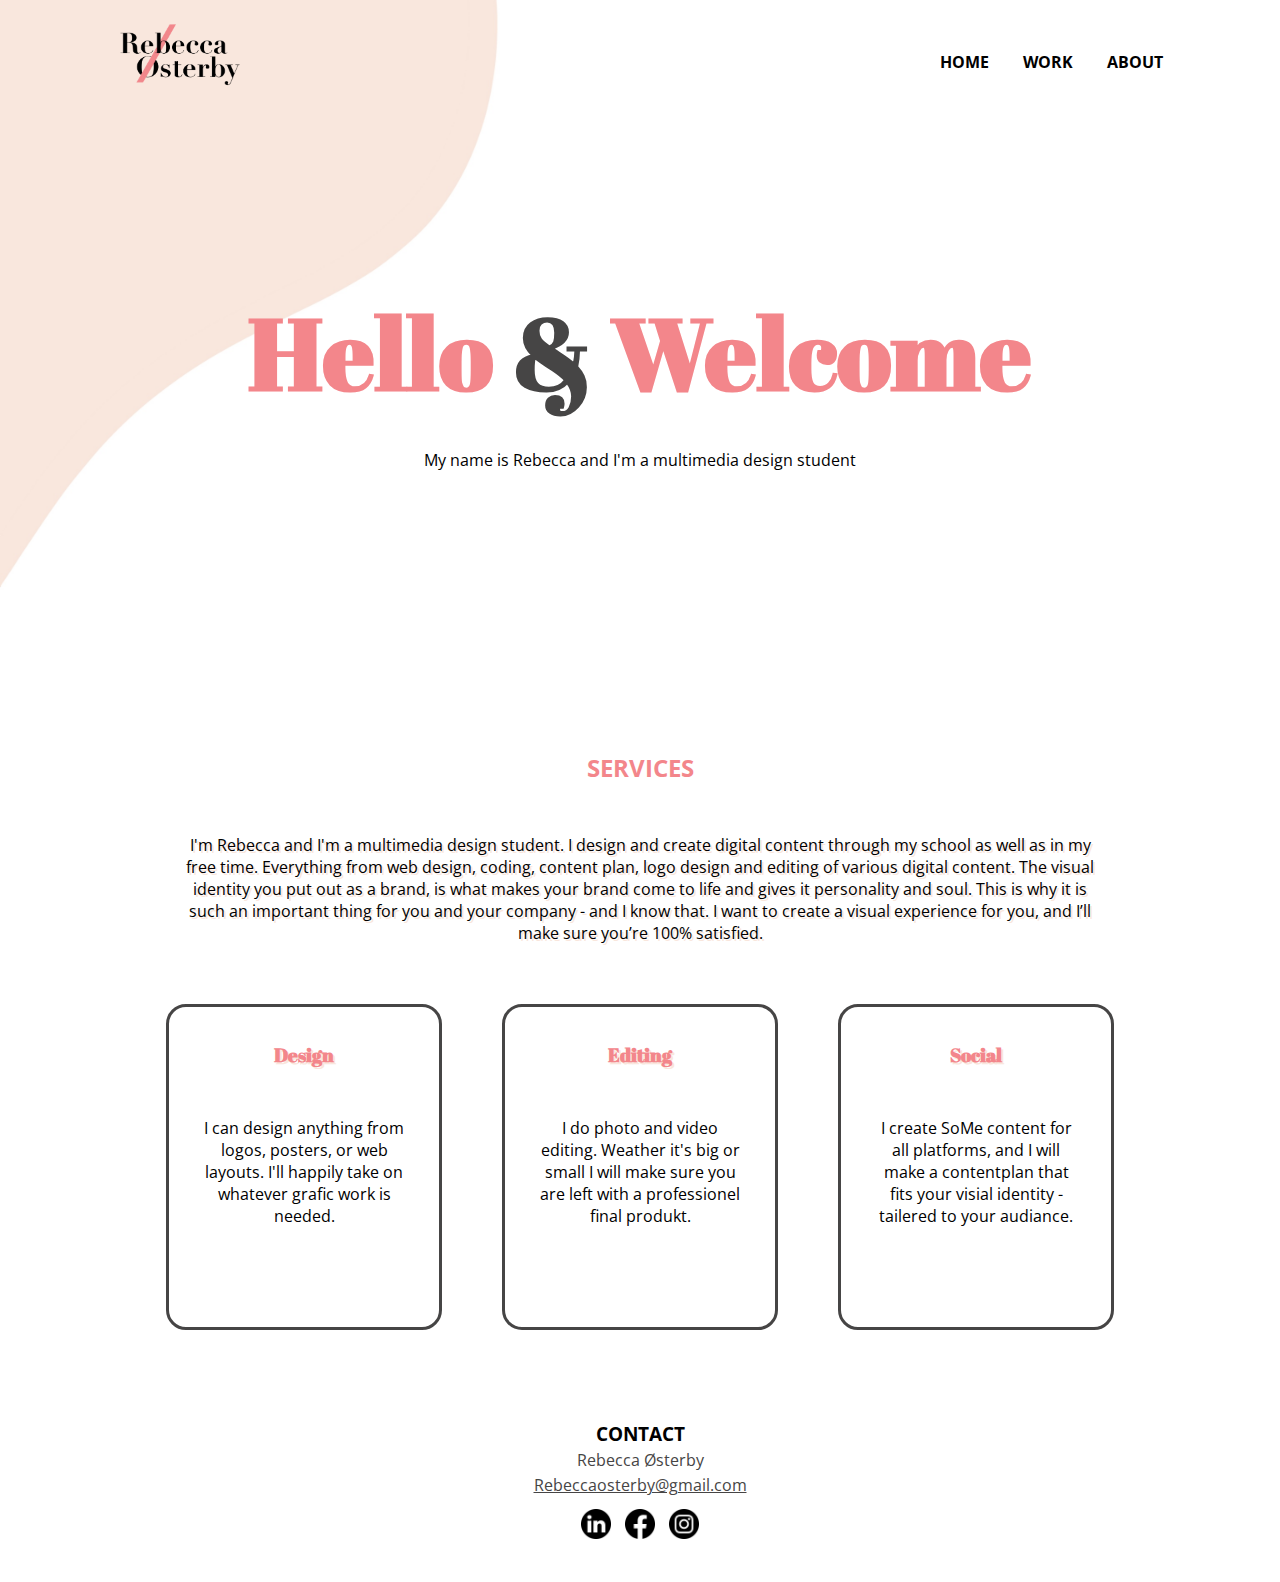
<file: index.html>
<!DOCTYPE html>
<!--My page is in english, but some of my projects use danish letters so I'm choosing "da" to make sure they work on my page-->
<html lang="da">

<head>
    <meta charset="utf-8">
    <meta http-equiv="x-ua-compatible" content="ie=edge">
    <meta name="viewport" content="width=device-width, initial-sccale=1.0">
    <link rel="stylesheet" href="stylesheet.css">
    <link href="img/favicon.ico" rel="shortcut icon" type="image/x-icon" />
    <title>My portfolio</title>
</head>

<body>
    <!--Navbar-->
    <div class="nav-container">
        <nav>
            <a href="index.html">
                <img src="img/logo.png" class="logo" alt="logo">
            </a>
            <ul>
                <li><a href="index.html">HOME</a></li>
                <li><a href="work.html">WORK</a></li>
                <li><a href="about.html">ABOUT</a></li>
            </ul>
        </nav>
    </div>
    <!--Navbar end-->
    <!--Intro with titel-->
    <section class="intro">
        <h1><span>Hello</span> & <span>Welcome</span></h1>
        <p>My name is Rebecca and I'm a multimedia design student</p>
    </section>

    <!--My three flex boxes start-->
    <section class="services">
        <h2>SERVICES</h2>
        <div class="mememe">
            <p>I'm Rebecca and I'm a multimedia design student. I design and create digital content through my school as
                well as in my free time. Everything from web
                design, coding, content plan, logo design and editing of various digital content. The visual identity
                you
                put out as a brand, is what makes your brand come to life and gives it personality and soul. This is why
                it
                is such an important thing for you and your company - and I know that. I want to create a visual
                experience for you,
                and I’ll make sure you’re 100% satisfied.</p>
        </div>
        <div class="box">
            <div class="design">
                <h3>Design</h3>
                <p>I can design anything from logos, posters, or web layouts. I'll happily take on
                    whatever grafic work is needed. </p>
            </div>
            <div class="editing">
                <h3>Editing</h3>
                <p>I do photo and video editing. Weather it's big or small I will make sure you are left with a
                    professionel final produkt. </p>
            </div>
            <div class="some">
                <h3>Social</h3>
                <p>I create SoMe content for all platforms, and I will make a contentplan that fits your
                    visial identity - tailered to your audiance.</p>
            </div>
        </div>
    </section>
    <!--Flex boxes end-->

    <!--Footer-->
    <footer>
        <h3>CONTACT</h3>
        <p>Rebecca Østerby</p>
        <p><a href="mailto:rebeccaosterby@gmail.com">Rebeccaosterby@gmail.com</a></p>
        <a href="https://www.linkedin.com/in/rebecca-%C3%B8sterby-407a23224/" target="_blank"><img src="./img/link.png"
                alt="linkedin"></a>
        <a href="https://www.facebook.com/profile.php?id=1448809062" target="_blank"><img src="./img/face.png"
                alt="facebook"></a>
        <a href="https://www.instagram.com/fiigstudio/" target="_blank"><img src="./img/insta.png" alt="instagram"></a>
    </footer>
</body>

</html>
</file>
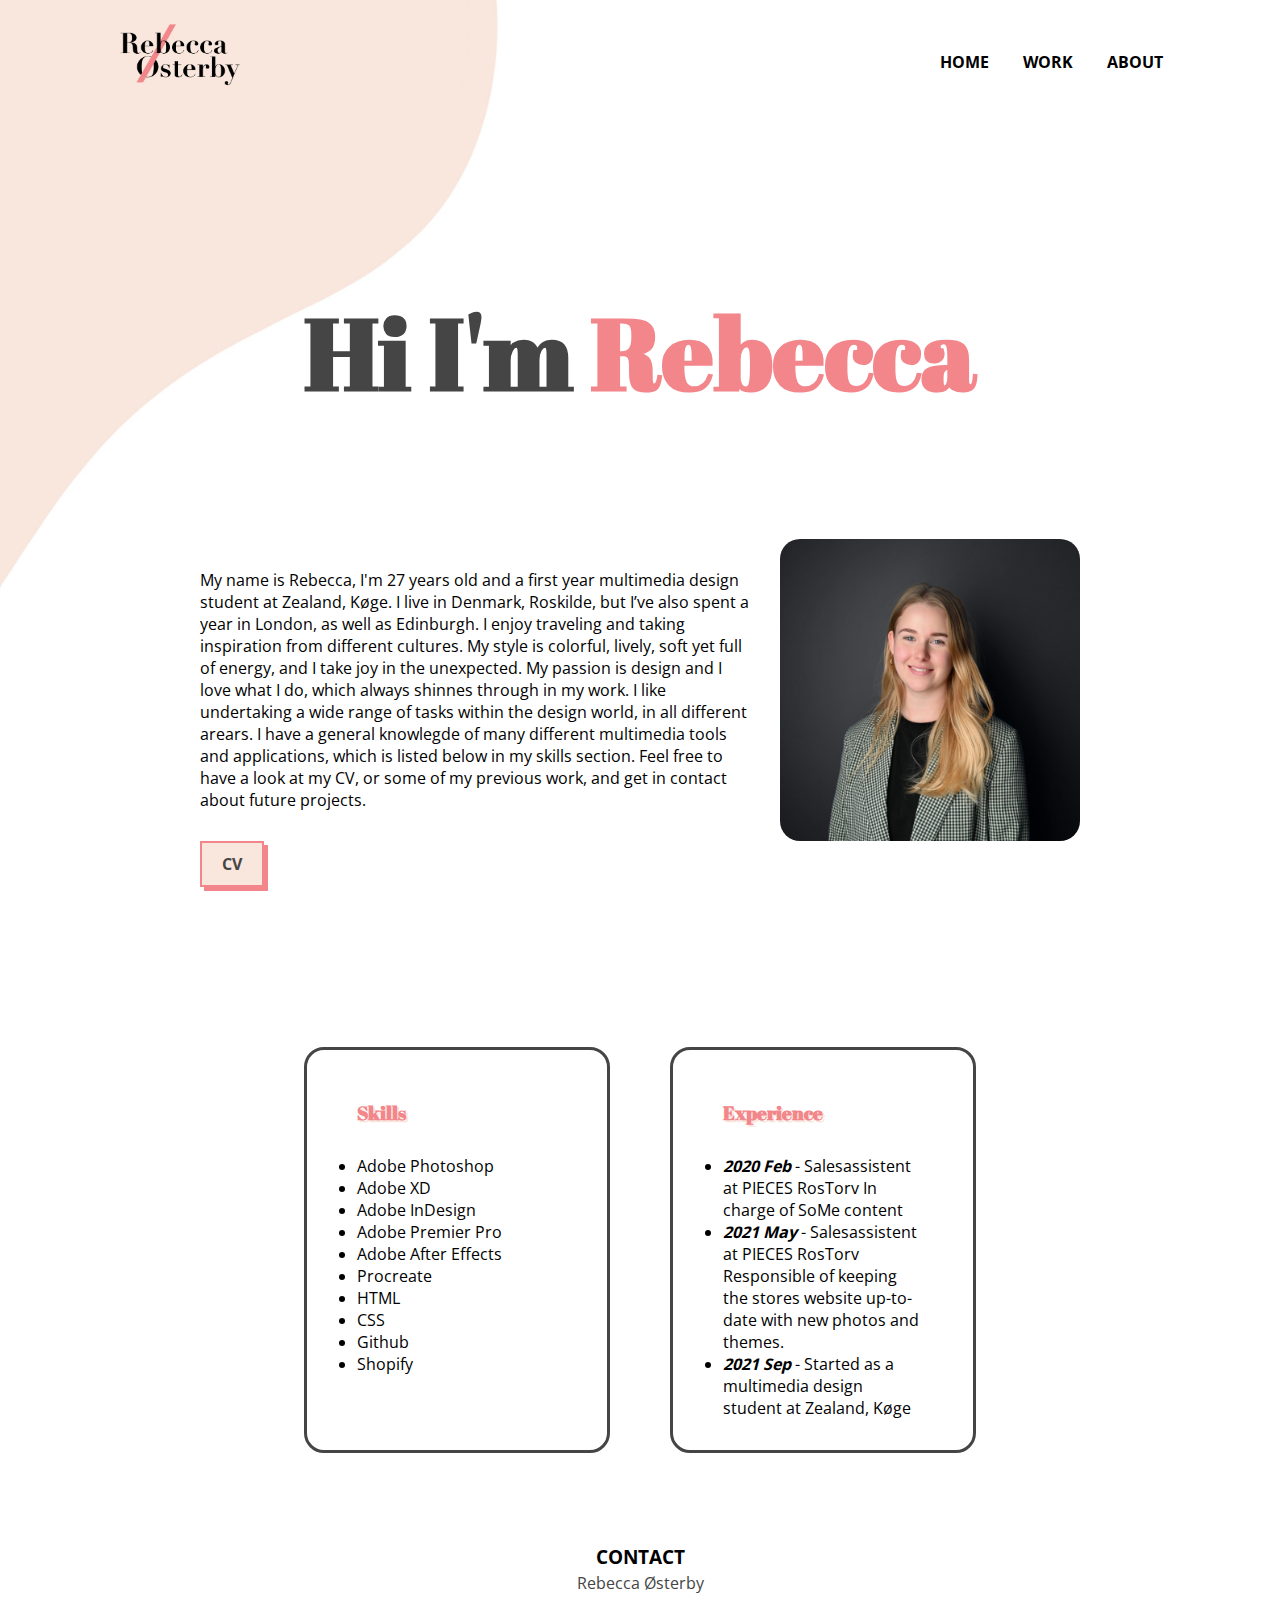
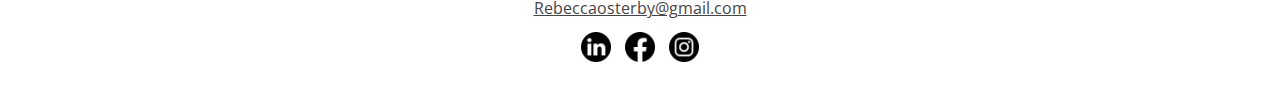
<file: about.html>
<!DOCTYPE html>
<!--My page is in english, but some of my projects use danish letters so I'm choosing "da" to make sure they work on my page-->
<html lang="da">

<head>
    <meta charset="utf-8">
    <meta http-equiv="x-ua-compatible" content="ie=edge">
    <meta name="viewport" content="width=device-width, initial-sccale=1.0">
    <link rel="stylesheet" href="stylesheet.css">
    <link href="img/favicon.ico" rel="shortcut icon" type="image/x-icon" />
    <title>My portfolio</title>
</head>

<body>
    <!--Navbar-->
    <div class="nav-container">
        <nav>
            <a href="index.html">
                <img src="img/logo.png" class="logo" alt="logo">
            </a>

            <ul>
                <li><a href="index.html">HOME</a></li>
                <li><a href="work.html">WORK</a></li>
                <li><a href="about.html">ABOUT</a></li>
            </ul>
        </nav>
    </div>
    <!--Navbar end-->

    <!--Intro with titel-->
    <section class="intro">
        <h1>Hi I'm<span> Rebecca</span></h1>
    </section>

    <div>
        <img src="img/artist.png" class="img-me" alt="me">
    </div>

    <section class="info">
        <p>My name is Rebecca, I'm 27 years old and a first year multimedia design student at Zealand, Køge. I live in
            Denmark, Roskilde, but I’ve also spent a year in London, as well as Edinburgh. I enjoy traveling and taking
            inspiration from different cultures. My style is colorful, lively, soft yet full of energy, and I take joy
            in
            the unexpected. My passion is design and I love what I do, which always shinnes through in my work. I like
            undertaking a wide range of tasks within the design world, in all different arears. I have a general
            knowlegde of
            many different multimedia tools and applications, which is listed below in my skills section. Feel free to
            have a
            look at my CV, or some of my previous work, and get in contact about future projects.</p>
        <a href="img/2021-CV.pdf" target="_blank">CV</a>
    </section>

    <!--To clear the float so the next element doesn't move : https://www.w3schools.com/css/css_float_clear.asp-->
    <div class="clr"></div>

    <!--My two flex boxes start-->
    <section class="about">
        <div class="skills">
            <h3>Skills</h3>
            <ul>
                <li>Adobe Photoshop</li>
                <li>Adobe XD</li>
                <li>Adobe InDesign</li>
                <li>Adobe Premier Pro</li>
                <li>Adobe After Effects</li>
                <li>Procreate</li>
                <li>HTML</li>
                <li>CSS</li>
                <li>Github</li>
                <li>Shopify</li>
            </ul>
        </div>
        <div class="experience">
            <h3>Experience</h3>
            <ul>
                <li><span>2020 Feb</span> - Salesassistent at PIECES RosTorv
                    In charge of SoMe content
                </li>
                <li><span>2021 May</span> - Salesassistent at PIECES RosTorv
                    Responsible of keeping the stores website up-to-date with new photos and themes.
                </li>
                <li><span>2021 Sep</span> - Started as a multimedia design student at Zealand, Køge</li>
            </ul>
        </div>
    </section>
    <!--Flex boxes end-->
    <!--Footer-->
    <footer>
        <h3>CONTACT</h3>
        <p>Rebecca Østerby</p>
        <p><a href="mailto:rebeccaosterby@gmail.com">Rebeccaosterby@gmail.com</a></p>
        <a href="https://www.linkedin.com/in/rebecca-%C3%B8sterby-407a23224/" target="_blank"><img src="./img/link.png"
                alt="linkedin"></a>
        <a href="https://www.facebook.com/profile.php?id=1448809062" target="_blank"><img src="./img/face.png"
                alt="facebook"></a>
        <a href="https://www.instagram.com/fiigstudio/" target="_blank"><img src="./img/insta.png" alt="instagram"></a>
    </footer>
</body>

</html>
</file>
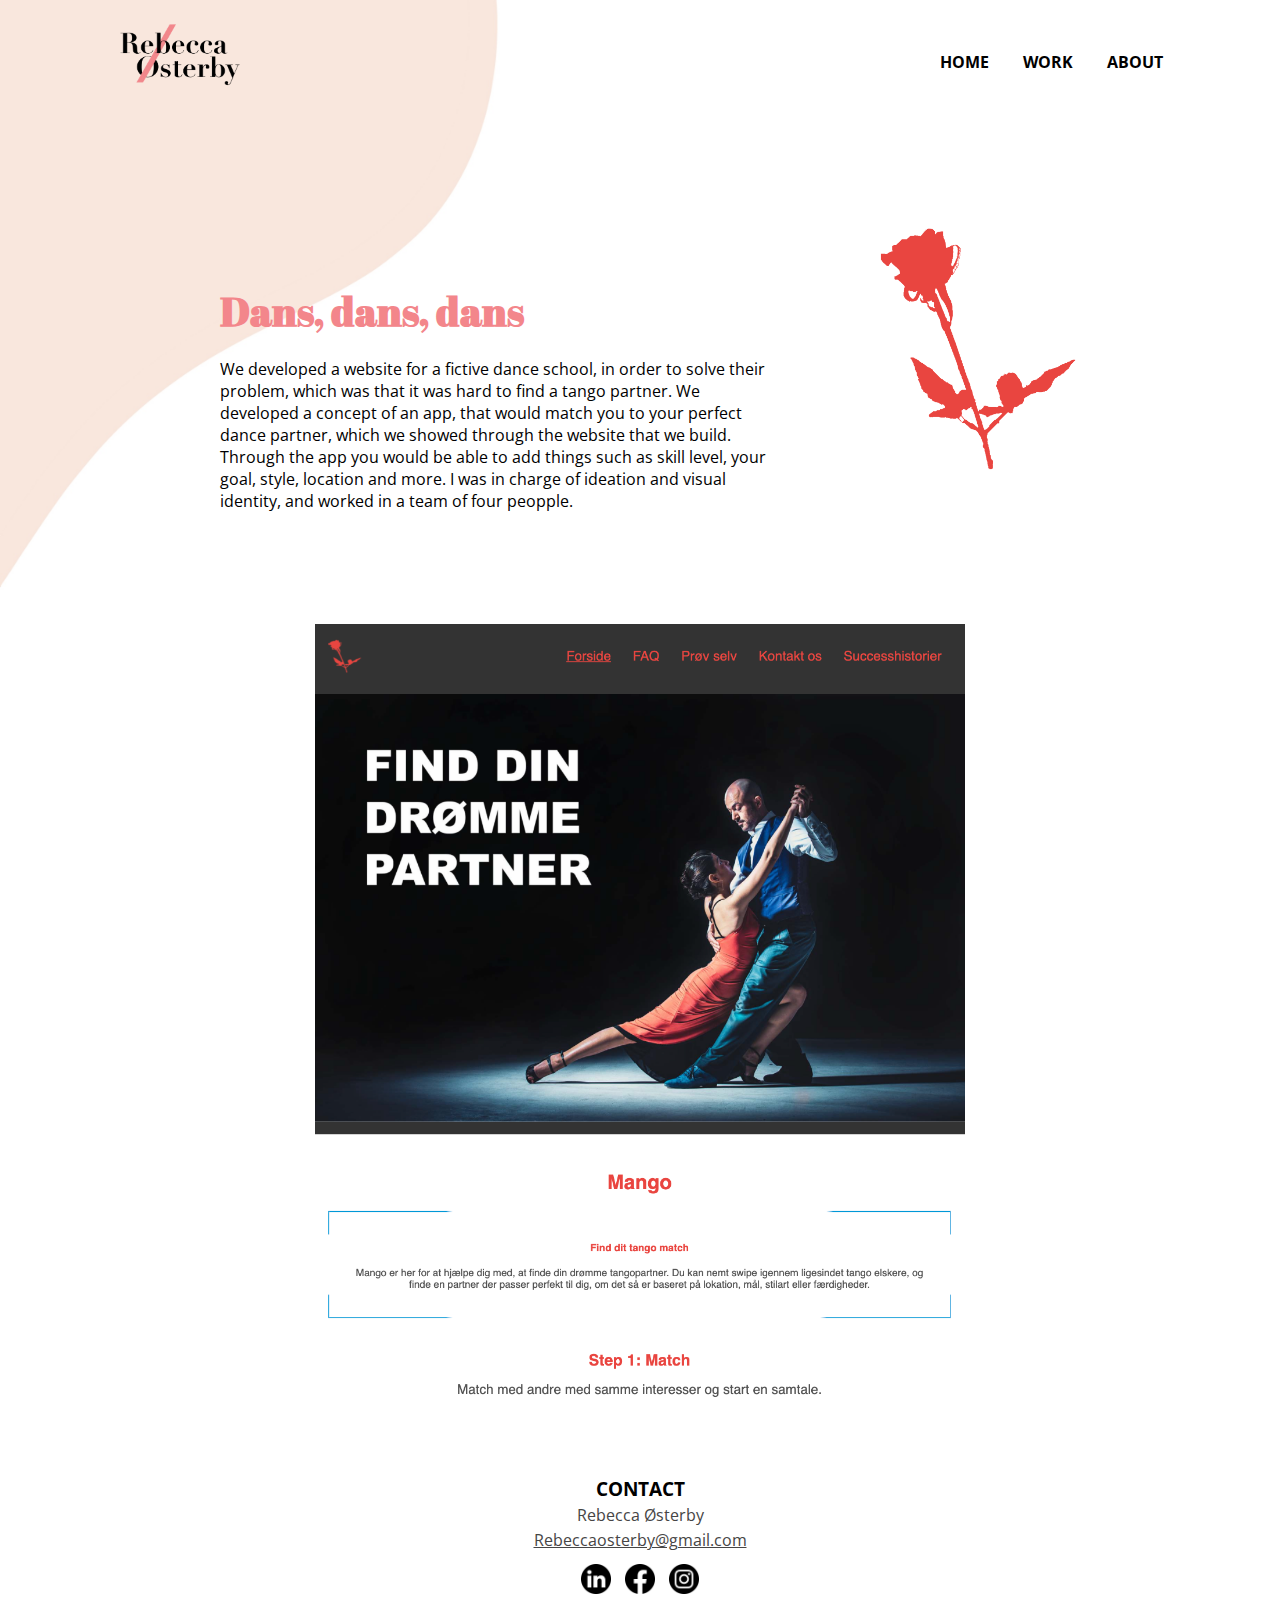
<file: dans.html>
<!DOCTYPE html>
<!--My page is in english, but some of my projects use danish letters so I'm choosing "da" to make sure they work on my page-->
<html lang="da">

<head>
    <meta charset="utf-8">
    <meta http-equiv="x-ua-compatible" content="ie=edge">
    <meta name="viewport" content="width=device-width, initial-sccale=1.0">
    <link rel="stylesheet" href="stylesheet.css">
    <link href="img/favicon.ico" rel="shortcut icon" type="image/x-icon" />
    <title>My portfolio</title>
</head>

<body>
    <!--Navbar-->
    <div class="nav-container">
        <nav>
            <a href="index.html">
                <img src="img/logo.png" class="logo" alt="logo">
            </a>
            <ul>
                <li><a href="index.html">HOME</a></li>
                <li><a href="work.html">WORK</a></li>
                <li><a href="about.html">ABOUT</a></li>
            </ul>
        </nav>
    </div>
    <!--Navbar end-->

    <div>
        <img src="./img/rose.png" class="img-dans2" alt="dans-logo">
    </div>

    <!--Intro to the project-->
    <section class="dans">
        <h1>Dans, dans, dans</h1>
        <p>We developed a website for a fictive dance school, in order to solve their problem, which was that it was
            hard to find a tango partner. We developed a concept of an app, that would match you to your perfect dance
            partner, which we showed through the website that we build. Through the app you would be able to add things
            such as skill level, your goal, style, location and more.
            I was in charge of ideation and visual identity, and worked in a team of four peopple. </p>
    </section>

    <!--To clear the float so the next element doesn't move : https://www.w3schools.com/css/css_float_clear.asp-->
    <div class="clr"></div>

    <div>
        <img src="./img/tango.png" class="img-dans" alt="dans">
    </div>

    <!--Footer-->
    <footer>
        <h3>CONTACT</h3>
        <p>Rebecca Østerby</p>
        <p><a href="mailto:rebeccaosterby@gmail.com">Rebeccaosterby@gmail.com</a></p>
        <a href="https://www.linkedin.com/in/rebecca-%C3%B8sterby-407a23224/" target="_blank"><img src="./img/link.png"
                alt="linkedin"></a>
        <a href="https://www.facebook.com/profile.php?id=1448809062" target="_blank"><img src="./img/face.png"
                alt="facebook"></a>
        <a href="https://www.instagram.com/fiigstudio/" target="_blank"><img src="./img/insta.png" alt="instagram"></a>
    </footer>
</body>

</html>
</file>
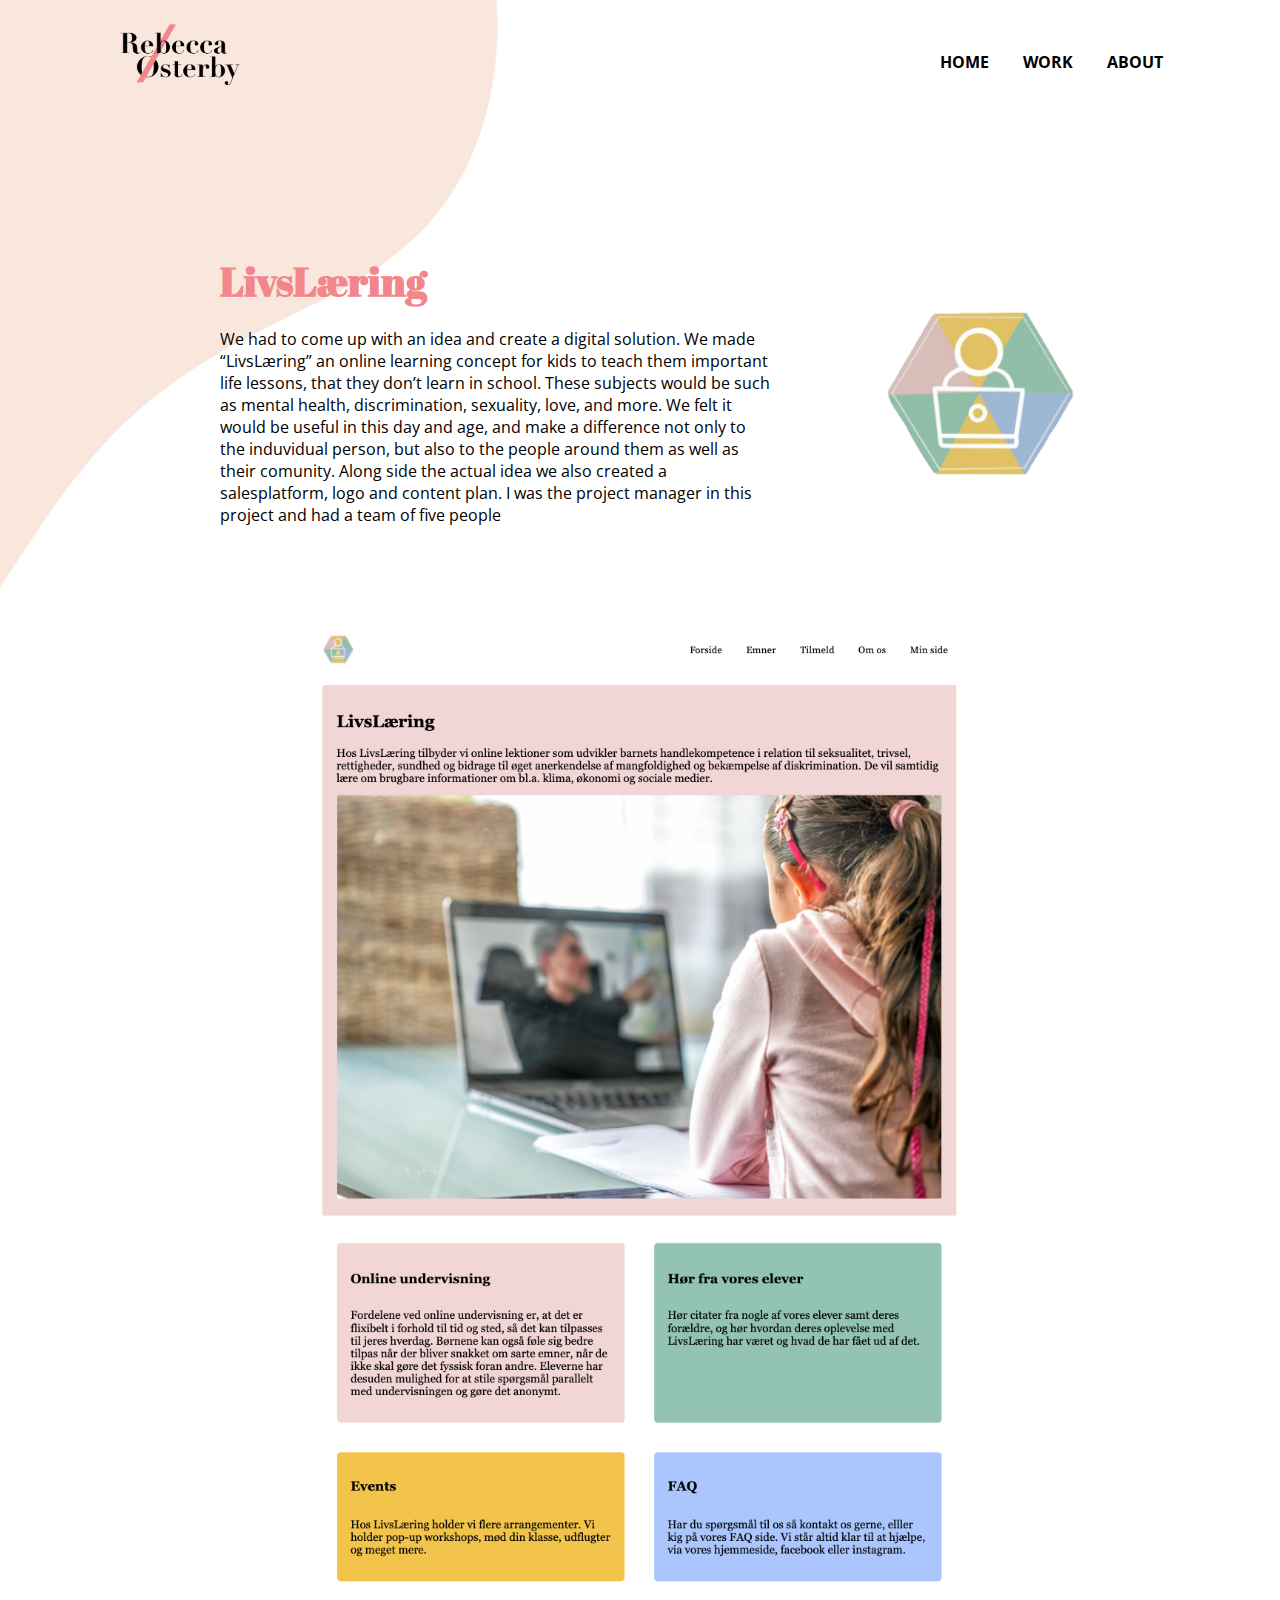
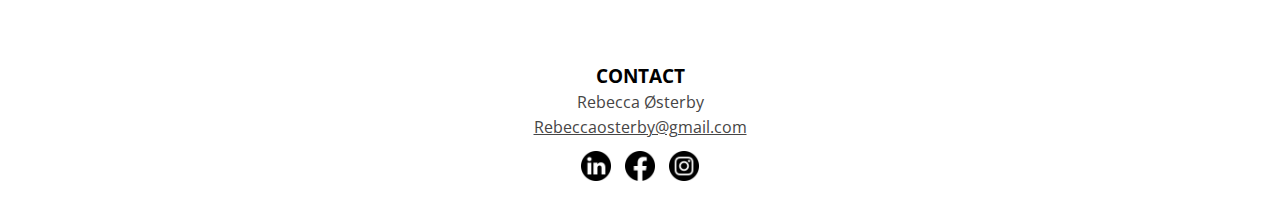
<file: livslæring.html>
<!DOCTYPE html>
<!--My page is in english, but some of my projects use danish letters so I'm choosing "da" to make sure they work on my page-->
<html lang="da">

<head>
    <meta charset="utf-8">
    <meta http-equiv="x-ua-compatible" content="ie=edge">
    <meta name="viewport" content="width=device-width, initial-sccale=1.0">
    <link rel="stylesheet" href="stylesheet.css">
    <link href="img/favicon.ico" rel="shortcut icon" type="image/x-icon" />
    <title>My portfolio</title>
</head>

<body>
    <!--Navbar-->
    <div class="nav-container">
        <nav>
            <a href="index.html">
                <img src="img/logo.png" class="logo" alt="logo">
            </a>
            <ul>
                <li><a href="index.html">HOME</a></li>
                <li><a href="work.html">WORK</a></li>
                <li><a href="about.html">ABOUT</a></li>
            </ul>
        </nav>
    </div>
    <!--Navbar end-->

    <div>
        <img src="./img/livslæring2.png" class="img-livslæring2" alt="livslæring-logo">
    </div>

    <!--Intro to the project-->
    <section class="livslæring">
        <h1>LivsLæring</h1>
        <p>We had to come up with an idea and create a digital solution. We made “LivsLæring” an online learning concept
            for kids to teach them important life lessons, that they don’t learn in school. These subjects would be such
            as mental health,
            discrimination, sexuality, love, and more. We felt it would be useful in this day and age, and make a
            difference
            not only to the induvidual person, but also to the people around them as well as their comunity. Along side
            the actual
            idea we also created a salesplatform, logo and content plan. I was the project manager in this project and
            had a team of five people</p>
    </section>


    <!--To clear the float so the next element doesn't move : https://www.w3schools.com/css/css_float_clear.asp-->
    <div class="clr"></div>

    <div>
        <img src="./img/livslæring1.png" class="img-livslæring" alt="liveslæring">
    </div>

    <!--Footer-->
    <footer>
        <h3>CONTACT</h3>
        <p>Rebecca Østerby</p>
        <p><a href="mailto:rebeccaosterby@gmail.com">Rebeccaosterby@gmail.com</a></p>
        <a href="https://www.linkedin.com/in/rebecca-%C3%B8sterby-407a23224/" target="_blank"><img src="./img/link.png"
                alt="linkedin"></a>
        <a href="https://www.facebook.com/profile.php?id=1448809062" target="_blank"><img src="./img/face.png"
                alt="facebook"></a>
        <a href="https://www.instagram.com/fiigstudio/" target="_blank"><img src="./img/insta.png" alt="instagram"></a>
    </footer>
</body>

</html>
</file>
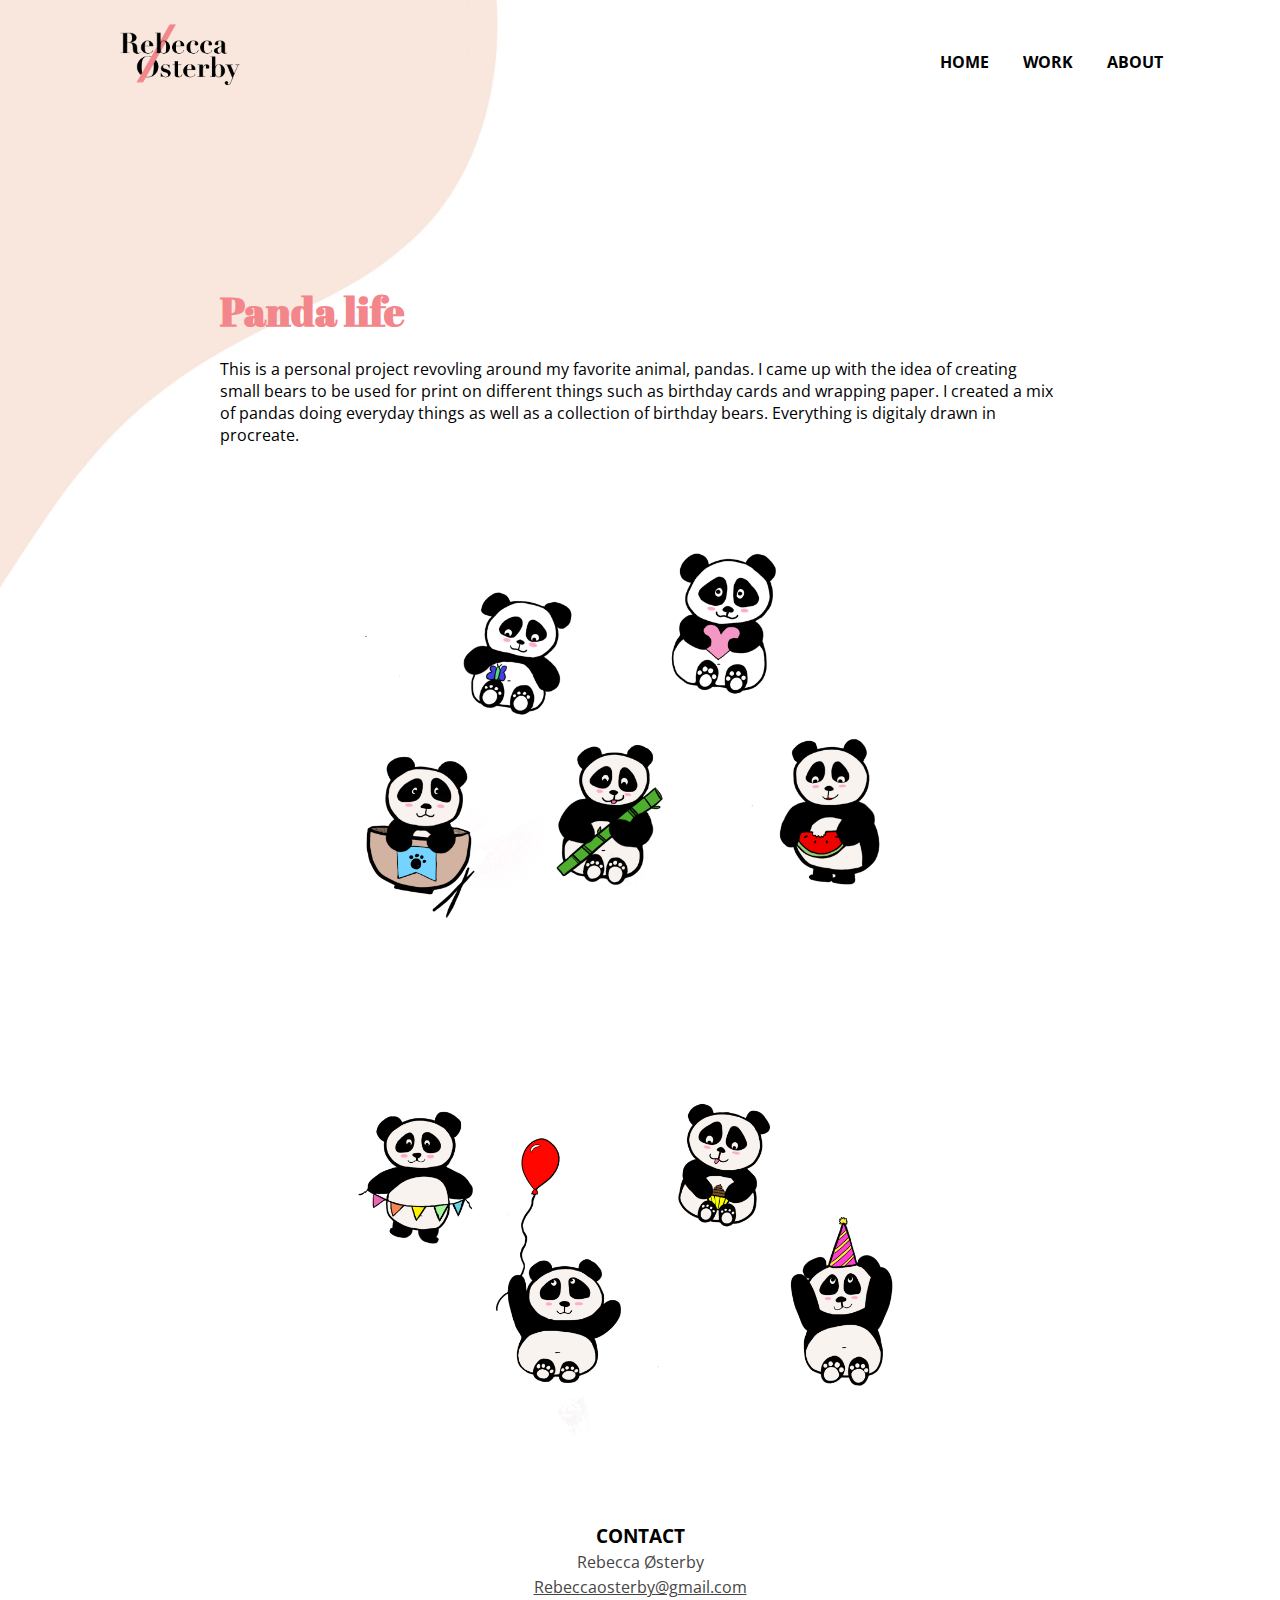
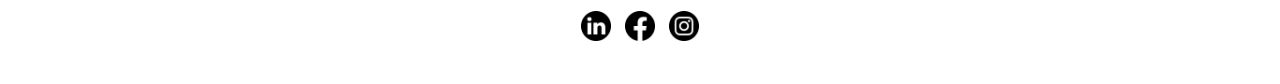
<file: panda.html>
<!DOCTYPE html>
<!--My page is in english, but some of my projects use danish letters so I'm choosing "da" to make sure they work on my page-->
<html lang="da">

<head>
    <meta charset="utf-8">
    <meta http-equiv="x-ua-compatible" content="ie=edge">
    <meta name="viewport" content="width=device-width, initial-sccale=1.0">
    <link rel="stylesheet" href="stylesheet.css">
    <link href="img/favicon.ico" rel="shortcut icon" type="image/x-icon" />
    <title>My portfolio</title>
</head>

<body>
    <!--Navbar-->
    <div class="nav-container">
        <nav>
            <a href="index.html">
                <img src="img/logo.png" class="logo" alt="logo">
            </a>
            <ul>
                <li><a href="index.html">HOME</a></li>
                <li><a href="work.html">WORK</a></li>
                <li><a href="about.html">ABOUT</a></li>
            </ul>
        </nav>
    </div>
    <!--Navbar end-->

    <!--Intro to the project-->
    <section class="panda">
        <h1>Panda life</h1>
        <p>This is a personal project revovling around my favorite animal, pandas. I came up with the idea of creating
            small bears to be used for print on different things such as birthday cards and wrapping paper. I created a
            mix of pandas doing everyday things as well as a collection of birthday bears. Everything is digitaly
            drawn in procreate. </p>
    </section>

    <div>
        <img src="./img/panda2.PNG" class="img-panda2" alt="pandas">
        <img src="./img/panda.PNG" class="img-panda" alt="pandas">
    </div>

    <!--Footer-->
    <footer>
        <h3>CONTACT</h3>
        <p>Rebecca Østerby</p>
        <p><a href="mailto:rebeccaosterby@gmail.com">Rebeccaosterby@gmail.com</a></p>
        <a href="https://www.linkedin.com/in/rebecca-%C3%B8sterby-407a23224/" target="_blank"><img src="./img/link.png"
                alt="linkedin"></a>
        <a href="https://www.facebook.com/profile.php?id=1448809062" target="_blank"><img src="./img/face.png"
                alt="facebook"></a>
        <a href="https://www.instagram.com/fiigstudio/" target="_blank"><img src="./img/insta.png" alt="instagram"></a>
    </footer>
</body>

</html>
</file>
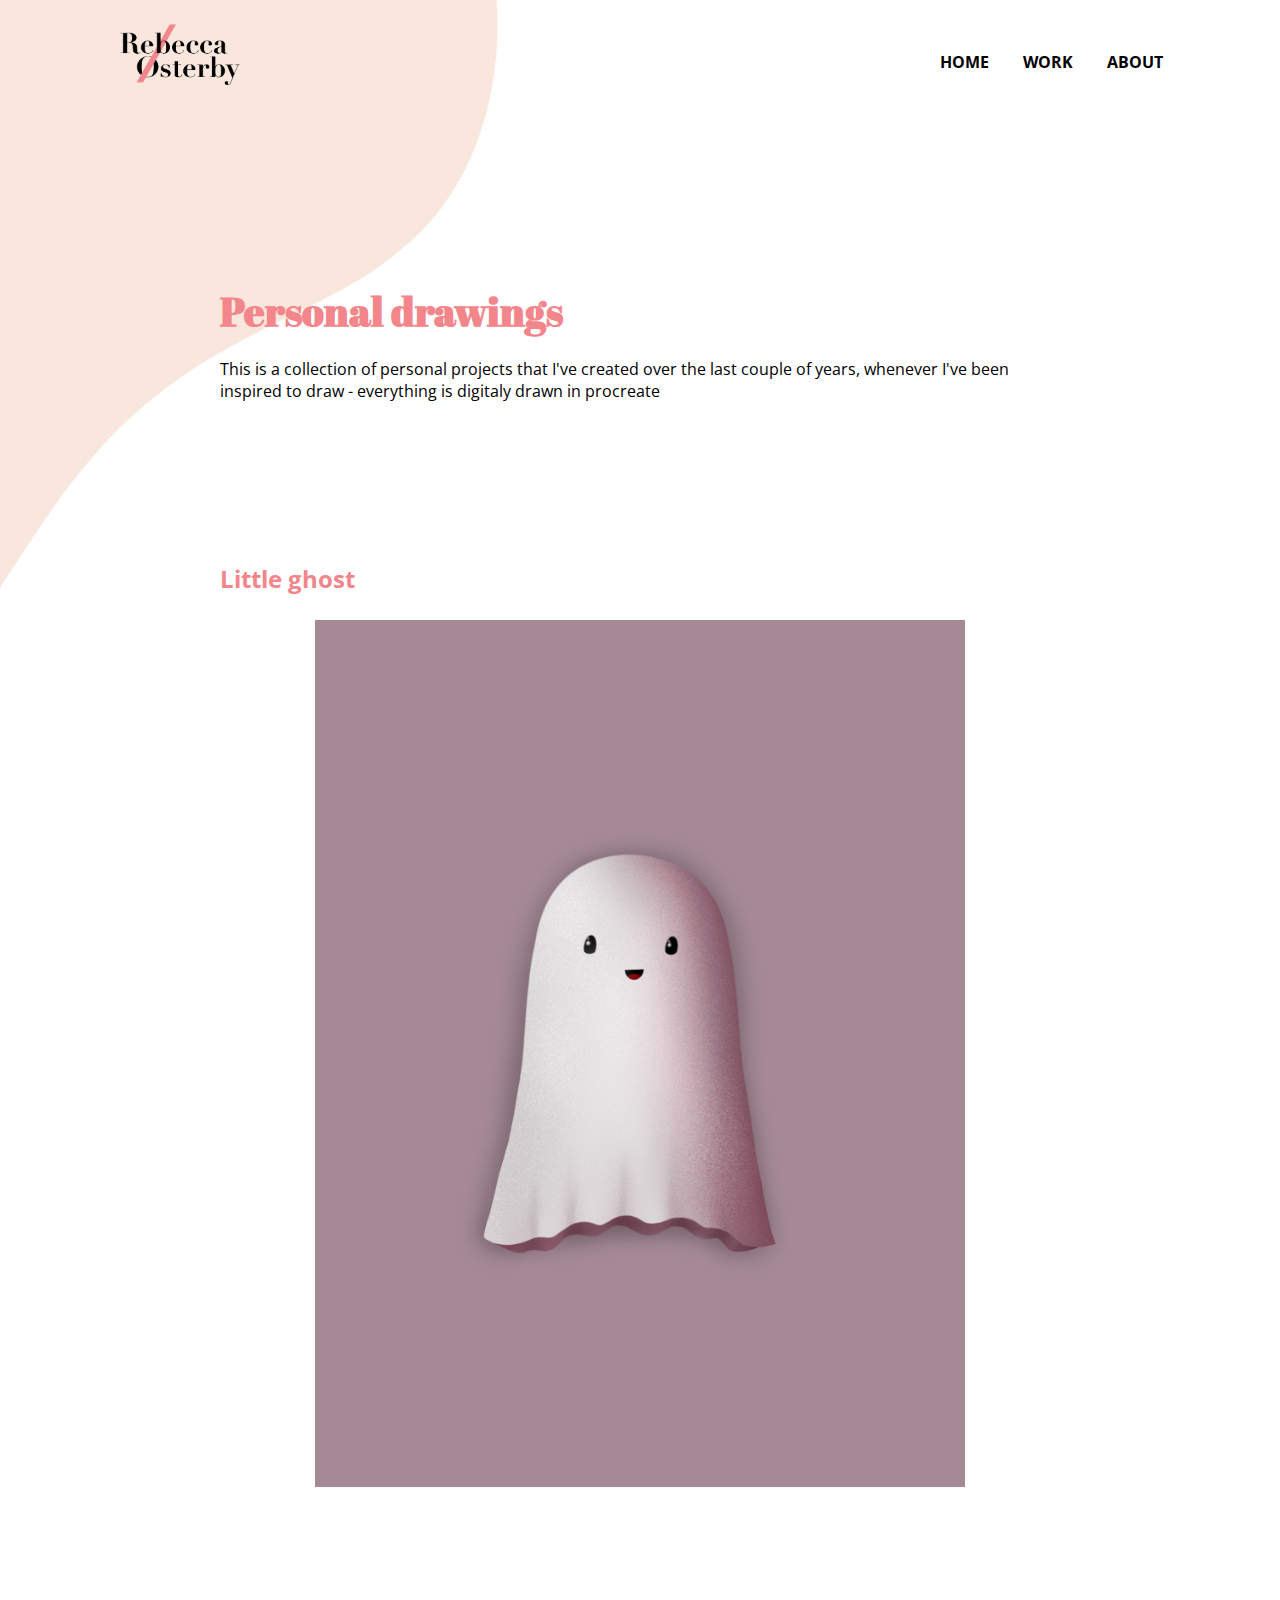
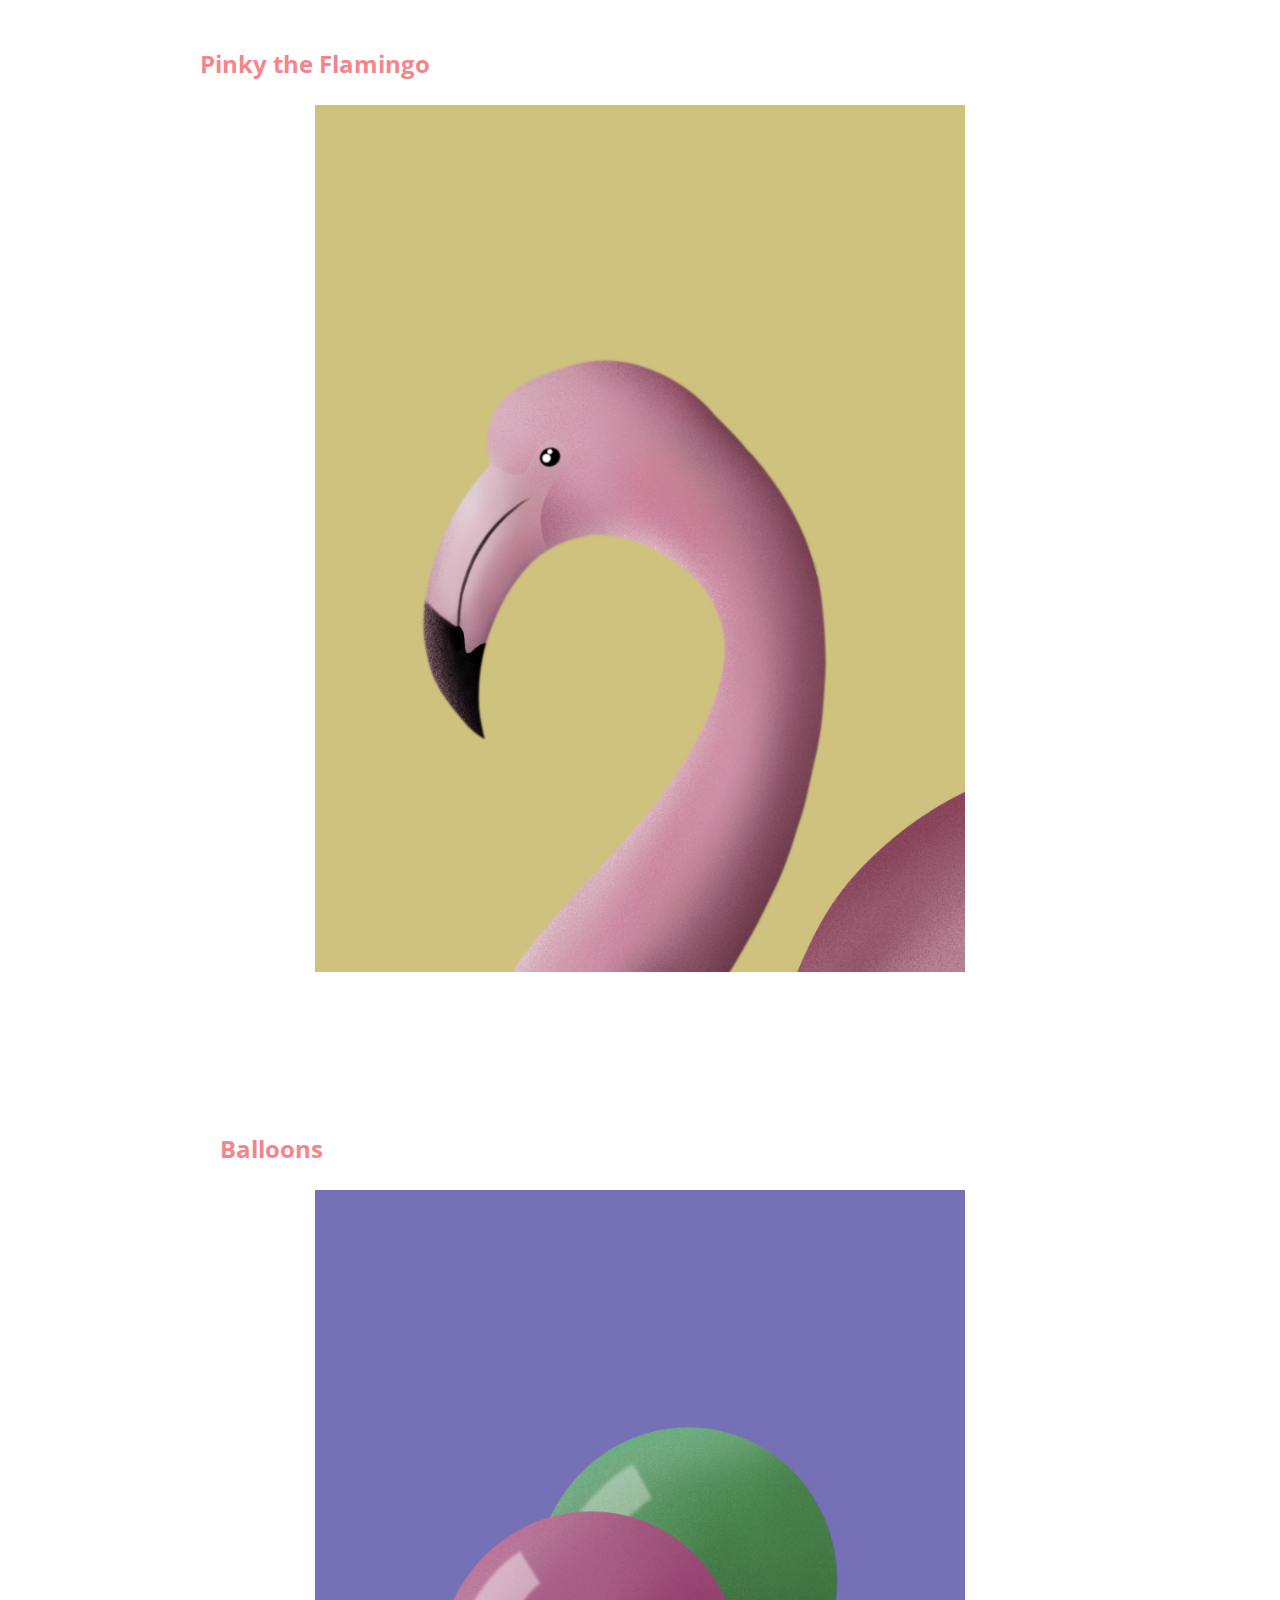
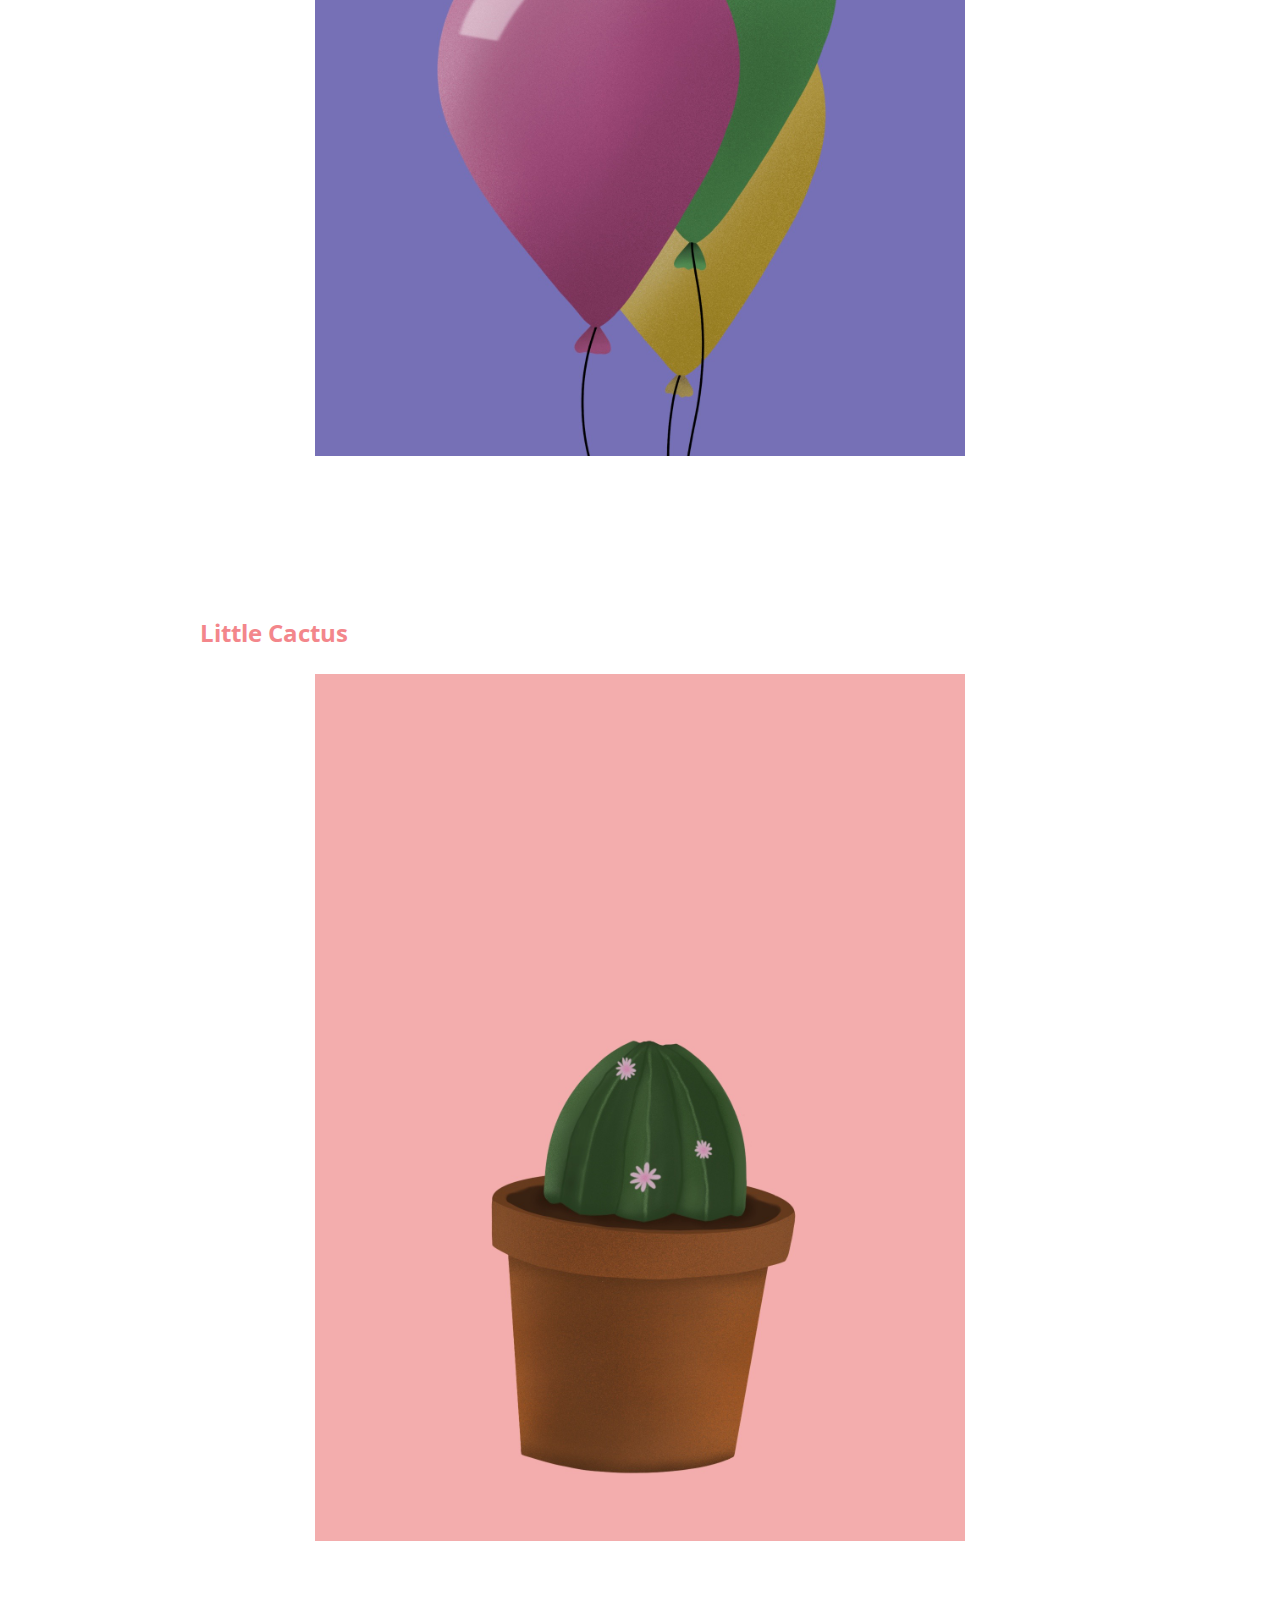
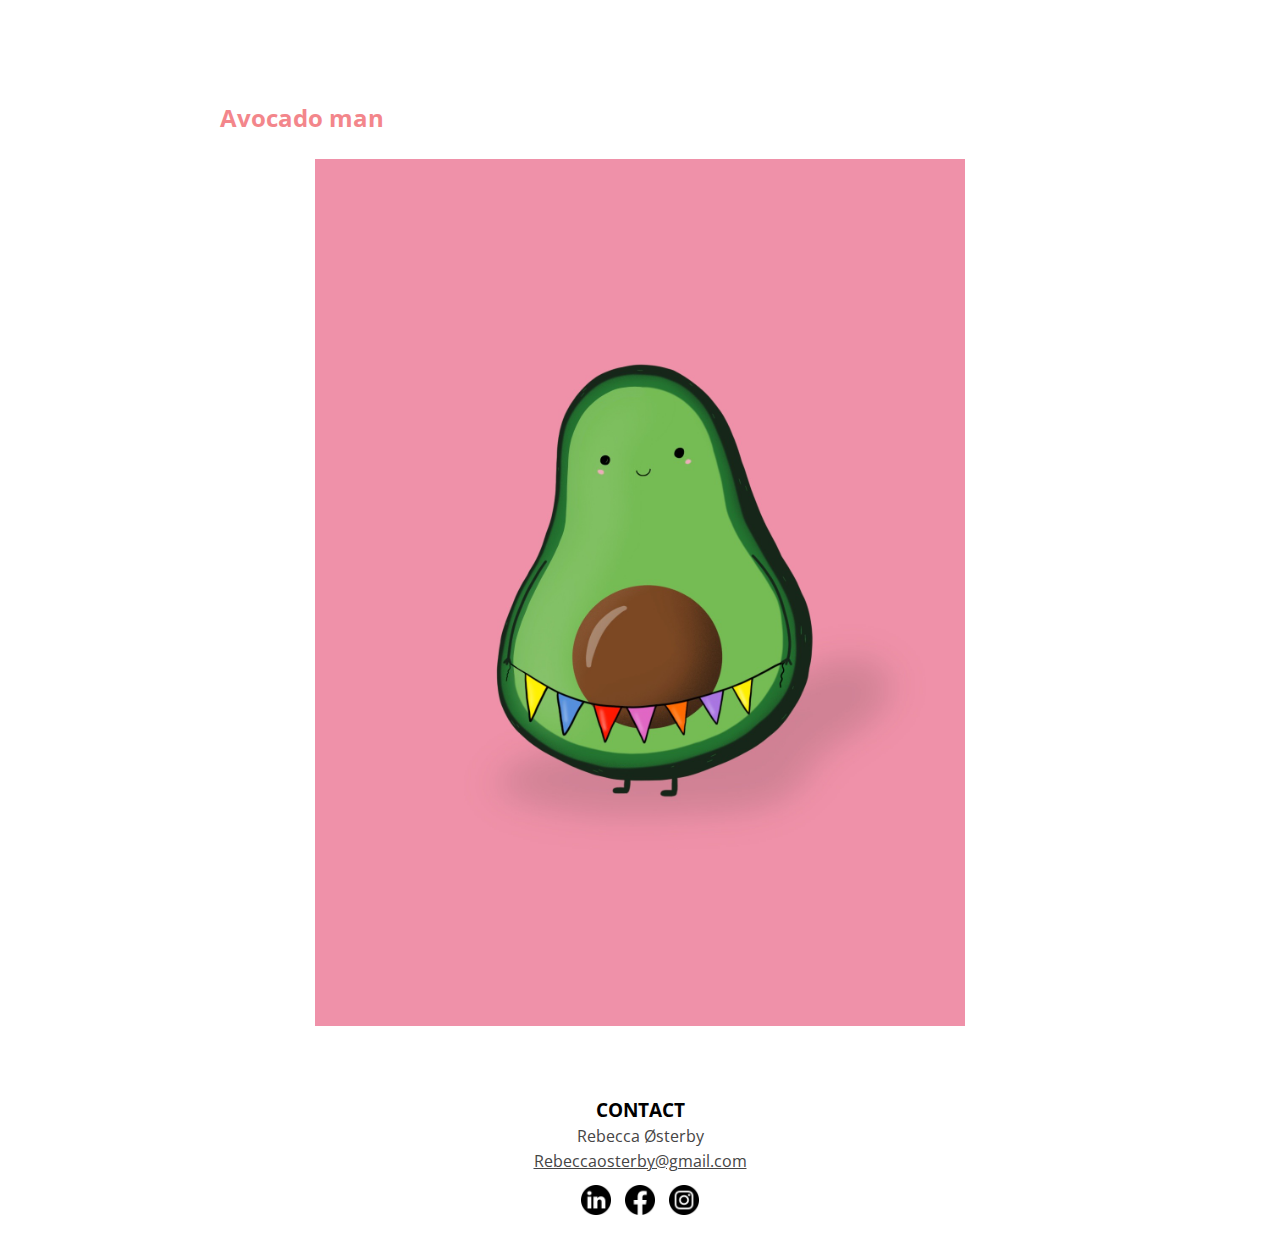
<file: procreate.html>
<!DOCTYPE html>
<!--My page is in english, but some of my projects use danish letters so I'm choosing "da" to make sure they work on my page-->
<html lang="da">

<head>
    <meta charset="utf-8">
    <meta http-equiv="x-ua-compatible" content="ie=edge">
    <meta name="viewport" content="width=device-width, initial-sccale=1.0">
    <link rel="stylesheet" href="stylesheet.css">
    <link href="img/favicon.ico" rel="shortcut icon" type="image/x-icon" />
    <title>My portfolio</title>
</head>

<body>
    <!--Navbar-->
    <div class="nav-container">
        <nav>
            <a href="index.html">
                <img src="img/logo.png" class="logo" alt="logo">
            </a>
            <ul>
                <li><a href="index.html">HOME</a></li>
                <li><a href="work.html">WORK</a></li>
                <li><a href="about.html">ABOUT</a></li>
            </ul>
        </nav>
    </div>
    <!--Navbar end-->


    <!--Intro to the project-->
    <section class="procreate">
        <h1>Personal drawings</h1>
        <p>This is a collection of personal projects that I've created over the last couple of years, whenever I've been
            inspired to draw - everything is digitaly drawn in procreate</p>
    </section>


    <div class="ghost-info">
        <h2>Little ghost</h2>
    </div>
    <div>
        <img src="./img/ghost.JPG" class="img-ghost" alt="ghost">
    </div>

    <div class="bird-info">
        <h2>Pinky the Flamingo</h2>
    </div>
    <div>
        <img src="./img/bird.JPG" class="img-bird" alt="bird">
    </div>

    <div class="balloon-info">
        <h2>Balloons</h2>
    </div>
    <div>
        <img src="./img/balloon.JPG" class="img-ball" alt="balloons">
    </div>

    <div class="plant-info">
        <h2>Little Cactus</h2>
    </div>
    <div>
        <img src="./img/plant.JPG" class="img-plant" alt="plant">
    </div>

    <div class="avo-info">
        <h2>Avocado man</h2>
    </div>
    <div>
        <img src="./img/avo.JPG" class="img-avo" alt="avocado">
    </div>



    <!--Footer-->
    <footer>
        <h3>CONTACT</h3>
        <p>Rebecca Østerby</p>
        <p><a href="mailto:rebeccaosterby@gmail.com">Rebeccaosterby@gmail.com</a></p>
        <a href="https://www.linkedin.com/in/rebecca-%C3%B8sterby-407a23224/" target="_blank"><img src="./img/link.png"
                alt="linkedin"></a>
        <a href="https://www.facebook.com/profile.php?id=1448809062" target="_blank"><img src="./img/face.png"
                alt="facebook"></a>
        <a href="https://www.instagram.com/fiigstudio/" target="_blank"><img src="./img/insta.png" alt="instagram"></a>
    </footer>
</body>

</html>
</file>
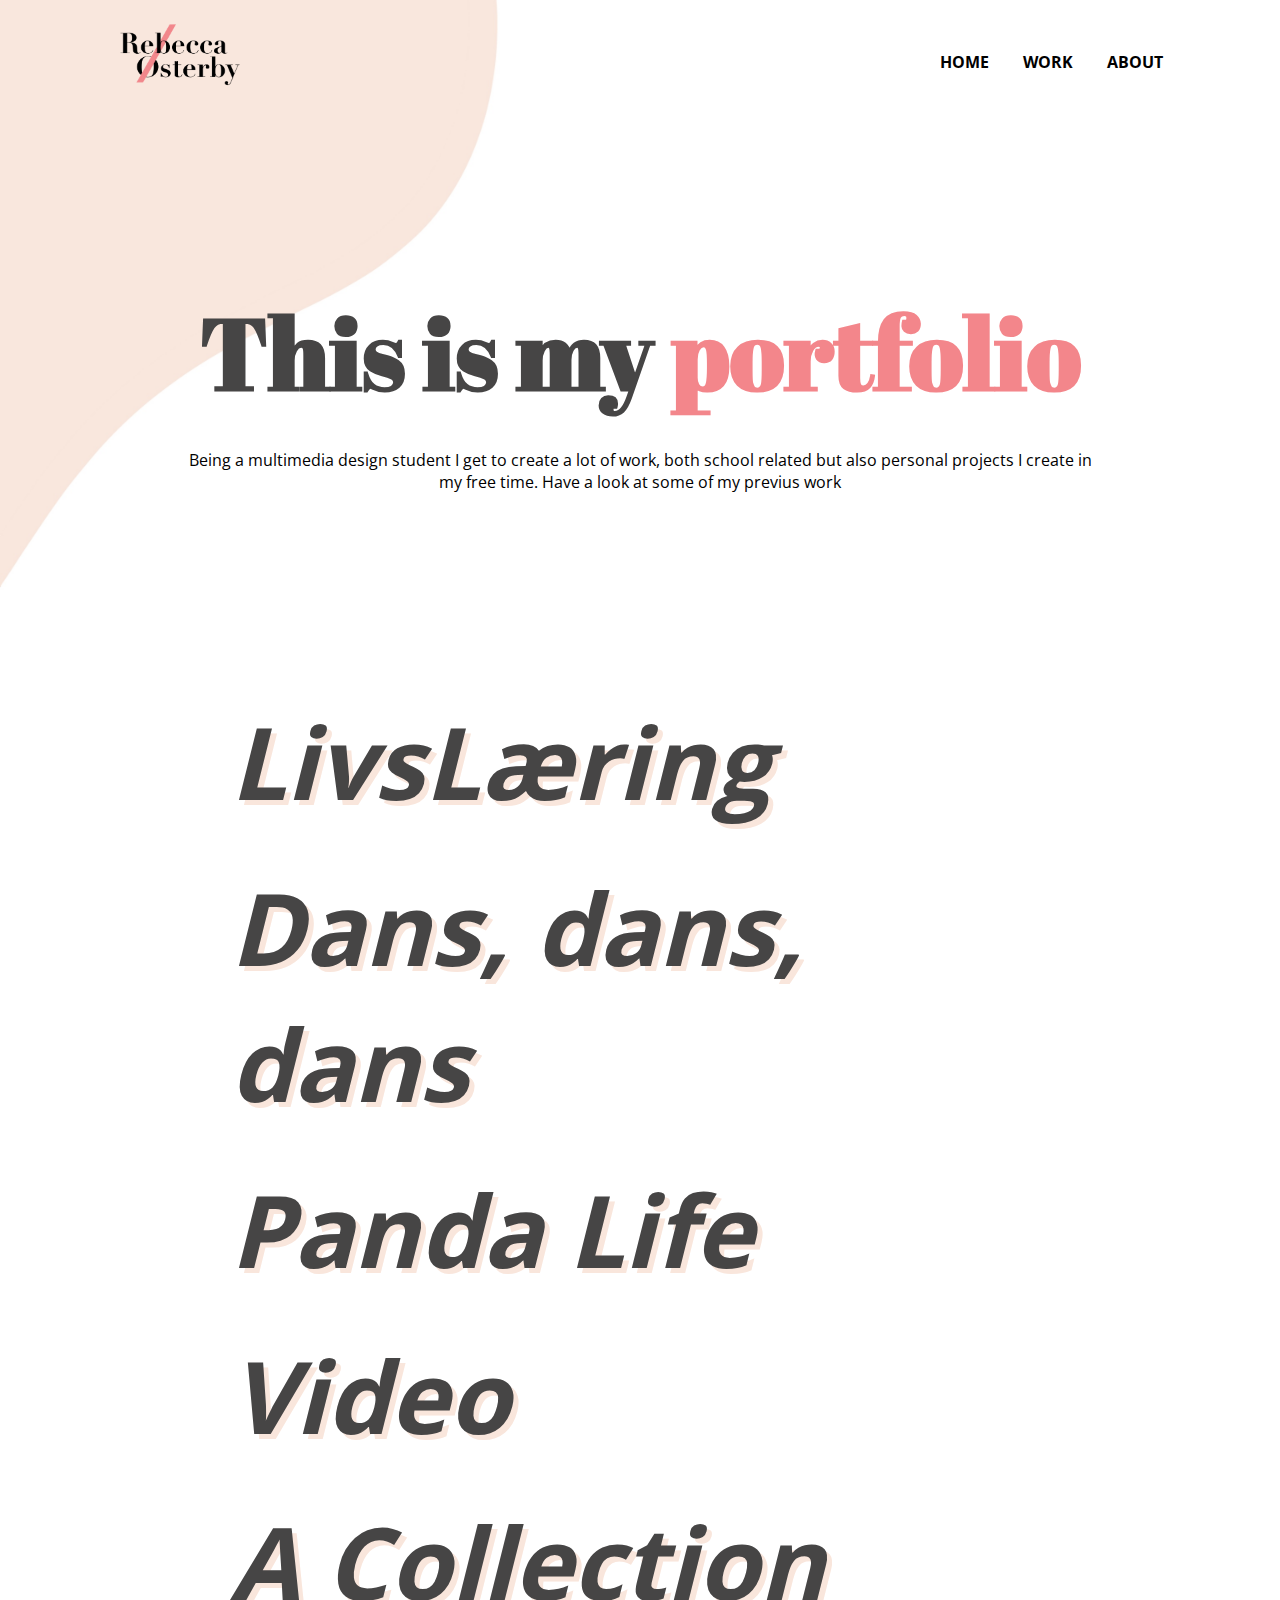
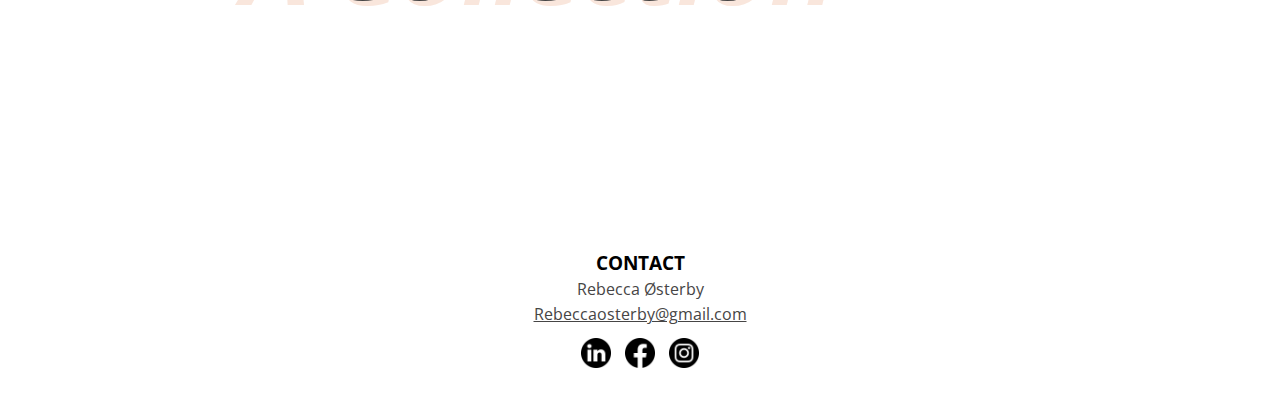
<file: work.html>
<!DOCTYPE html>
<!--My page is in english, but some of my projects use danish letters so I'm choosing "da" to make sure they work on my page-->
<html lang="da">

<head>
    <meta charset="utf-8">
    <meta http-equiv="x-ua-compatible" content="ie=edge">
    <meta name="viewport" content="width=device-width, initial-sccale=1.0">
    <link rel="stylesheet" href="stylesheet.css">
    <link href="img/favicon.ico" rel="shortcut icon" type="image/x-icon" />
    <title>My portfolio</title>
</head>

<body>
    <!--Navbar-->
    <div class="nav-container">
        <nav>
            <a href="index.html">
                <img src="img/logo.png" class="logo" alt="logo">
            </a>
            <ul>
                <li><a href="index.html">HOME</a></li>
                <li><a href="work.html">WORK</a></li>
                <li><a href="about.html">ABOUT</a></li>
            </ul>
        </nav>
    </div>
    <!--Navbar end-->

    <!--Intro with titel-->
    <section class="intro">
        <h1>This is my<span> portfolio</span></h1>
        <p>Being a multimedia design student I get to create a lot of work, both school related but also
            personal projects I create in my free time. Have a look at some of my previus work</p>
    </section>

    <!--My list of projects-->
    <section class="work">
        <ul>
            <li><a href="livslæring.html">LivsLæring</a></li>
            <li><a href="dans.html">Dans, dans, dans</a></li>
            <li><a href="panda.html">Panda Life</a></li>
            <li><a href="video.html">Video</a></li>
            <li><a href="procreate.html">A Collection</a></li>
        </ul>
    </section>

    <!--Footer-->
    <footer>
        <h3>CONTACT</h3>
        <p>Rebecca Østerby</p>
        <p><a href="mailto:rebeccaosterby@gmail.com">Rebeccaosterby@gmail.com</a></p>
        <a href="https://www.linkedin.com/in/rebecca-%C3%B8sterby-407a23224/" target="_blank"><img src="./img/link.png"
                alt="linkedin"></a>
        <a href="https://www.facebook.com/profile.php?id=1448809062" target="_blank"><img src="./img/face.png"
                alt="facebook"></a>
        <a href="https://www.instagram.com/fiigstudio/" target="_blank"><img src="./img/insta.png" alt="instagram"></a>
    </footer>
</body>

</html>
</file>
<file: stylesheet.css>
:root{
    --bgg-color: #F9E6DC; 
    --txt-color: #464545; 
    --link-color: rgb(0, 0, 0); 
    --link-hover-color: rgb(119, 118, 118);
    --detail-color: #f3868b; 
}

@font-face {
    font-family: abril;
    src: url(font/AbrilFatface-Regular.ttf);
}

@font-face {
    font-family: open-sans;
    src: url(font/OpenSans-VariableFont_wdth\,wght.ttf);
}

*{
    margin: 0;
    padding: 0;
    font-family: open-sans;
}

body{
    background-image: url(./img/bgg.jpg);
    background-size: cover;
    background-repeat: no-repeat;
    background-attachment: fixed;
}

/* Nav css start */

.nav-container{
    position: relative;
    width: 100%;
    height: 100%;
}

nav{
    display: flex;
    width: 84%;
    margin: auto;
    padding: 20px 0;
    align-items: center;
    justify-content: space-between;
    flex-direction: column;
}

nav ul li{
    display: inline;
    list-style: none;
    margin: 10px 15px;
}

nav ul li a {
    text-decoration: none;
    color: var(--link-color);
    font-weight: bold;
}

nav ul li a:hover {
    color: var(--link-hover-color);
}

.logo {
  width: 100%;
  height: auto;
  max-width: 150px;
  margin-bottom: 10px;
    
}

/* Nav css slut */

/* Home css start */

.intro {
    text-align: center;
    margin-top: 100px;

}

.intro h1{
    font-family: abril;
    font-size: 80px;
    color:var(--txt-color);
    margin-bottom: 20px;

}

.intro span{
    color: var(--detail-color);
    font-family: abril;
    
}

.mememe{
    margin: 20px;
    text-align: center;
    text-shadow: 2px 2px var(--bgg-color);
    
}
.services{
    margin-top: 200px;
}

.services h2{
    text-align: center;
    margin: 50px;
    color:var(--detail-color);
}

.box {
    display: flex;
    flex-direction: column;
    align-items: center;
}


.box h3{
    margin-bottom: 50px;
    color: var(--txt-color);
    font-family: abril;
    color: var(--detail-color);
    text-shadow: 2px 2px var(--bgg-color);
}

.design, .editing, .some{
    border: 3px solid #464545;
    border-radius: 20px;
    padding: 35px;
    margin: 5px;
    text-align: center;
    width: 200px;
    height: 250px;

}


/* Home css slut */

/* Portfolio css start */

.work{
    margin-top: 60px;
}

.intro p{
    margin: 20px;
}

.work ul li{
    margin: 30px;
    list-style: none;
}

.work ul li a{
    font-size: 60px;
    text-decoration: none;
    color: var(--txt-color);
    font-weight: bold;
    font-style: italic;
    text-shadow: 5px 5px var(--bgg-color);

}

.work ul li a:hover {
    color: var(--detail-color);
}


/* About css start */


.img-me{
    display: block;
    border-radius: 20px;
    width: 300px;
    height: auto;
    margin-left: auto;
    margin-right: auto;
    margin-top: 50px;
    margin-bottom: 50px;
    
}

.info{
    margin: 30px;
}


.info a {
    background-color: var(--bgg-color);
    color: var(--txt-color);
    padding: 10px 20px;
    text-align: center;
    text-decoration: none;
    display: inline-block;
    margin-top: 30px;
    margin-bottom: 100px;
    font-weight: bold;
    border: 2px solid var(--detail-color);
    box-shadow: 4px 4px var(--detail-color);
}

.info a:hover{
    color: var(--detail-color);
}

.about{
    display: flex;
    flex-direction: column;
    align-items: center;
}

.about h3{
    margin-bottom: 30px;
    color: var(--txt-color);
    font-family: abril;
    color: var(--detail-color); 
    text-shadow: 2px 2px var(--bgg-color);
}

.skills, .experience {
    border: 3px solid #464545;
    border-radius: 20px;
    padding: 50px;
    margin: 10px;
    width: 200px;
    height: 300px;
}

.experience span{
    font-weight: bold;
    font-style: italic;
}

/* About css slut */

/* Video css start */

.video{
    margin-top: 100px;
}

.video h2{
    font-family: abril;
    color: var(--detail-color);
    margin: 20px 10px 20px 10px;
    font-size: 40px;
}

.video p{
    margin: 20px;
}

.video-mp4 video{
    display: block;
    width: 350px;
    height: auto;
    margin-left: auto;
    margin-right: auto;
    margin-top: 50px;
    margin-bottom: 50px;

}


/* Video css slut */

/* LivsLæring css start */

.livslæring{
    margin-top: 100px;
}

.livslæring h1{
    font-family: abril;
    color: var(--detail-color);
    margin: 20px;
    font-size: 40px;
}

.livslæring p{
    margin: 20px;
}

.img-livslæring {
    display: block;
    width: 350px;
    height: auto;
    margin-left: auto;
    margin-right: auto;
    margin-top: 50px;
    margin-bottom: 50px;
    
}

.img-livslæring2 {
    display: block;
    border-radius: 20px;
    width: 200px;
    height: auto;
    margin-left: auto;
    margin-right: auto;
    margin-top: 50px;
    margin-bottom: 50px;
}

/* LivsLæring css slut */

/* Dans css start */

.dans{
    margin-top: 100px;
}

.dans h1{
    font-family: abril;
    color: var(--detail-color);
    margin: 20px;
    font-size: 40px;
}

.dans p{
    margin: 20px;
}

.img-dans {
    display: block;
    width: 300px;
    height: auto;
    margin-left: auto;
    margin-right: auto;
    margin-top: 50px;
    margin-bottom: 50px;
    
}

.img-dans2 {
    display: block;
    border-radius: 20px;
    width: 200px;
    height: auto;
    margin-left: auto;
    margin-right: auto;
    margin-top: 50px;
    margin-bottom: 50px;
}


/* Dans css slut */

/* Panda css start */


.panda{
    margin-top: 100px;
}

.panda h1{
    font-family: abril;
    color: var(--detail-color);
    margin: 20px;
    font-size: 40px;
}

.panda p, .panda-info{
    margin: 20px;
}

.img-panda, .img-panda2 {
    display: block;
    width: 300px;
    height: auto;
    margin-left: auto;
    margin-right: auto;
    margin-top: 50px;
    margin-bottom: 50px;
    
}

/* Panda css slut */

/* Procreate css start */

.procreate{
    margin-top: 100px;
}

.procreate h1{
    font-family: abril;
    color: var(--detail-color);
    margin: 20px;
    font-size: 40px;
}

.procreate p{
    margin: 20px;
}

.ghost-info h2, .avo-info h2, .bird-info, .plant-info, .balloon-info h2{
    color: var(--detail-color);
    margin: 20px;
    font-family: open-sans;
}

.img-ghost, .img-avo, .img-bird, .img-ball, .img-plant{
    display: block;
    width: 300px;
    height: auto;
    margin-left: auto;
    margin-right: auto;
    margin-top: 25px;
    margin-bottom: 50px;
    
}
/* Procreate css slut */


/* Footer */

footer{
    text-align: center;
    padding: 21px;
    height: 140px;
    margin-top: 40px;
}

footer p{
    margin: 3px;
    color: var(--txt-color);
}

footer a{
    color: var(--txt-color);
}

footer img{
    width: 30px;
    height: auto;
    margin: 10px 5px 10px 5px;
}

@media screen and (min-width: 768px){

    nav{
        flex-direction: row;
    }

    .intro h1{
        font-size: 100px;
        margin-top: 160px;
    }

    .services{
        margin-top: 280px;
    }

    .mememe{
        margin: 30px 180px 30px 180px;
    }

    .box{
        display: flex;
        flex-direction: row;
        justify-content: center;
        
    }

    .design, .editing, .some{
        margin: 20px;
    }

    .about{
        flex-direction: row;
        justify-content: center;
    }

}

/* Desktop css*/

@media screen and (min-width: 992px) {

    .design, .editing, .some{
        margin: 30px;
    }

    .info {
        margin-left: 200px;
        margin-top: 150px;
    }
    .info p{
        width: 650px;
    }

    .img-me{
        float: right;
        margin: 100px 200px 100px 30px;
    }

    .clr{
        clear: both;
    }

    .work{
        margin: 200px;
    }

    .work ul li a{
        font-size: 100px;
        
    }

    .intro p{
        margin: 30px 180px 30px 180px;
        
    }


    .skills, .experience{
        margin: 30px;
    }

    .video-mp4 video{
        width: 700px;
        height: auto;
        
    }

    .video{
        margin: 70px;
    }

    .img-livslæring{
        width: 650px;
        height: auto;
    }

    .img-livslæring2{
        float: right;
        margin: 180px 200px 100px 30px;
    }

    .livslæring{
        margin-left: 200px;
        margin-top: 130px;
    }

    .livslæring p {
        width: 550px;
    }

    .img-dans{
        width: 650px;
        height: auto;
    }

    .img-dans2{
        float: right;
        margin: 100px 200px 100px 30px;
    }

    .dans{
        margin-left: 200px;
        margin-top: 160px;
    }

    .dans p {
        width: 550px;
    }

    .panda, .panda-info{
        margin: 160px 200px 20px 200px;
    }

    .img-panda, .img-panda2{
        width: 650px;
        height: auto;
    }

    .procreate, .ghost-info, .avo-info, .bird-info, .plant-info, .balloon-info{
        margin: 160px 200px 20px 200px;
    }

    .img-ghost, .img-avo, .img-bird, .img-plant, .img-ball{
        width: 650px;
        height: auto;
    }

}
</file>
